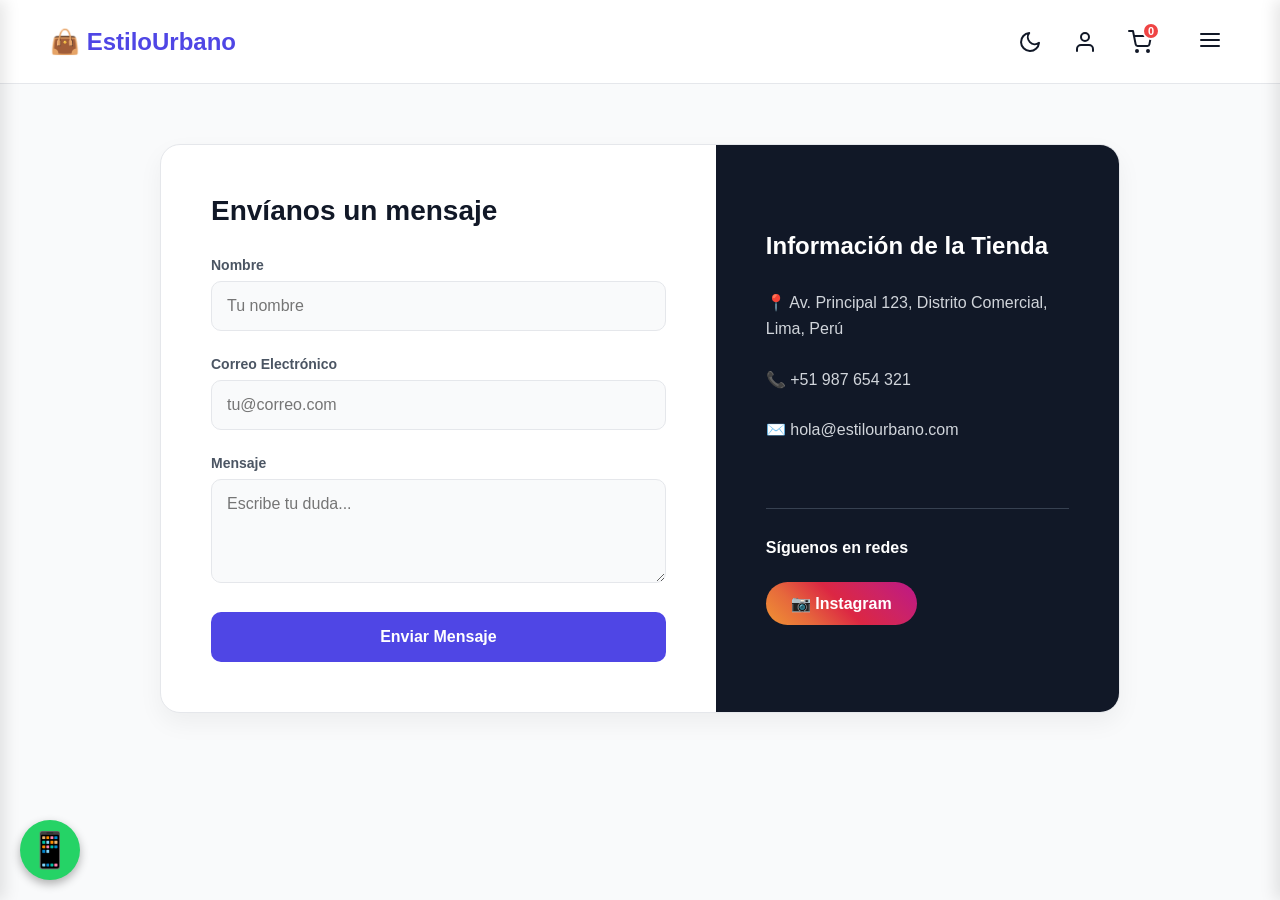
<file: html/contacto.html>
<!DOCTYPE html>
<html lang="es">
<head>
    <meta charset="UTF-8">
    <title>EstiloUrbano | Contacto</title>
    <!-- Rutas corregidas -->
    <link rel="stylesheet" href="../css/global.css">
    <link rel="stylesheet" href="../css/contacto.css">
</head>
<body>

    <nav class="navbar">
        <a href="index.html" class="logo">👜 EstiloUrbano</a>
        
        <div class="buscador" style="visibility: hidden;">
            <input type="text" placeholder="Buscar...">
        </div>

        <div class="nav-iconos">
            <!-- Icono Modo Oscuro (Luna) -->
            <button class="btn-icono" onclick="toggleModoOscuro()" title="Cambiar Tema">
                <svg xmlns="http://www.w3.org/2000/svg" viewBox="0 0 24 24" fill="none" stroke="currentColor" stroke-width="2" stroke-linecap="round" stroke-linejoin="round"><path d="M21 12.79A9 9 0 1 1 11.21 3 7 7 0 0 0 21 12.79z"></path></svg>
            </button>
            
            <!-- Icono Mi Cuenta (Usuario) -->
            <button class="btn-icono" onclick="window.location.href='login.html'" title="Mi Cuenta">
                <svg xmlns="http://www.w3.org/2000/svg" viewBox="0 0 24 24" fill="none" stroke="currentColor" stroke-width="2" stroke-linecap="round" stroke-linejoin="round"><path d="M20 21v-2a4 4 0 0 0-4-4H8a4 4 0 0 0-4 4v2"></path><circle cx="12" cy="7" r="4"></circle></svg>
            </button>
            
            <!-- Icono Carrito -->
            <button class="btn-icono" onclick="abrirCarrito()" title="Ver Carrito">
                <svg xmlns="http://www.w3.org/2000/svg" viewBox="0 0 24 24" fill="none" stroke="currentColor" stroke-width="2" stroke-linecap="round" stroke-linejoin="round"><circle cx="9" cy="21" r="1"></circle><circle cx="20" cy="21" r="1"></circle><path d="M1 1h4l2.68 13.39a2 2 0 0 0 2 1.61h9.72a2 2 0 0 0 2-1.61L23 6H6"></path></svg>
                <span id="contador-carrito">0</span>
            </button>
            
            <!-- Icono Menú (3 Líneas) -->
            <button class="btn-icono icono-menu" onclick="abrirMenu()" title="Abrir Menú">
                <svg xmlns="http://www.w3.org/2000/svg" viewBox="0 0 24 24" fill="none" stroke="currentColor" stroke-width="2" stroke-linecap="round" stroke-linejoin="round"><line x1="3" y1="12" x2="21" y2="12"></line><line x1="3" y1="6" x2="21" y2="6"></line><line x1="3" y1="18" x2="21" y2="18"></line></svg>
            </button>
        </div>
    </nav>

    <main class="contenedor-contacto">
        <div class="tarjeta-contacto">
            <div class="formulario-seccion">
                <h3>Envíanos un mensaje</h3>
                <form onsubmit="event.preventDefault(); mostrarToast('Mensaje enviado con éxito 🚀'); this.reset();">
                    <div class="grupo-input">
                        <label>Nombre</label>
                        <input type="text" required placeholder="Tu nombre">
                    </div>
                    <div class="grupo-input">
                        <label>Correo Electrónico</label>
                        <input type="email" required placeholder="tu@correo.com">
                    </div>
                    <div class="grupo-input">
                        <label>Mensaje</label>
                        <textarea rows="4" required placeholder="Escribe tu duda..."></textarea>
                    </div>
                    <button type="submit" class="btn-enviar">Enviar Mensaje</button>
                </form>
            </div>

            <div class="info-seccion">
                <h3>Información de la Tienda</h3>
                <p>📍 Av. Principal 123, Distrito Comercial, Lima, Perú</p>
                <p>📞 +51 987 654 321</p>
                <p>✉️ hola@estilourbano.com</p>
                
                <div class="redes-sociales">
                    <h4>Síguenos en redes</h4>
                    <a href="#" class="btn-instagram">📷 Instagram</a>
                </div>
            </div>
        </div>
    </main>

    <!-- Paneles Ocultos -->
    <div class="overlay" id="overlay" onclick="cerrarPaneles()"></div>
    <div class="panel-lateral" id="panel-carrito">
        <div class="panel-cabecera"><h3>Tu Carrito</h3><button class="btn-cerrar" onclick="cerrarPaneles()">✖</button></div>
        <div class="panel-contenido" id="lista-carrito"></div>
        <div class="panel-footer"><h3>Total: S/ <span id="total-carrito">0.00</span></h3><button class="btn-principal" style="width: 100%; margin-top: 15px;" onclick="alert('¡Compra simulada!')">Pagar Ahora</button></div>
    </div>
    <div class="panel-lateral izquierdo" id="panel-menu">
        <div class="panel-cabecera"><h3>Menú</h3><button class="btn-cerrar" onclick="cerrarPaneles()">✖</button></div>
        <div class="panel-contenido enlaces-movil"><a href="index.html">Inicio</a><a href="tienda.html">Tienda</a><a href="contacto.html">Contacto</a></div>
    </div>

    <a href="https://wa.me/51987654321" target="_blank" class="btn-whatsapp">📱</a>

    <!-- Rutas corregidas -->
    <script src="../js/datos.js"></script>
    <script src="../js/main.js"></script>
</body>
</html>
</file>
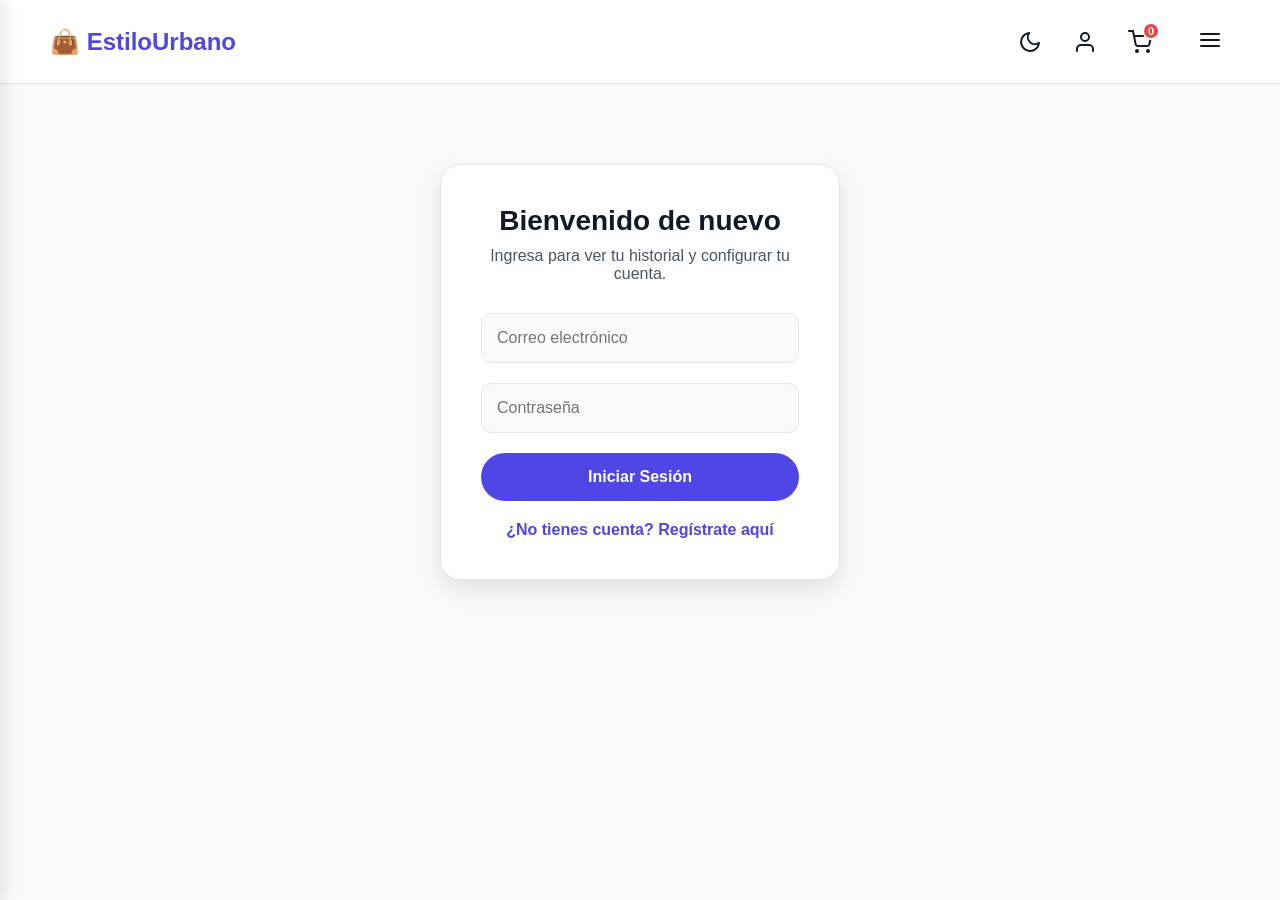
<file: html/login.html>
<!DOCTYPE html>
<html lang="es">
<head>
    <meta charset="UTF-8">
    <title>EstiloUrbano | Iniciar Sesión</title>
    <link rel="stylesheet" href="../css/global.css">
    <link rel="stylesheet" href="../css/login.css">
</head>
<body>
    <nav class="navbar">
        <a href="index.html" class="logo">👜 EstiloUrbano</a>
        
        <div class="buscador" style="visibility: hidden;">
            <input type="text" placeholder="Buscar...">
        </div>

        <div class="nav-iconos">
            <!-- Icono Modo Oscuro (Luna) -->
            <button class="btn-icono" onclick="toggleModoOscuro()" title="Cambiar Tema">
                <svg xmlns="http://www.w3.org/2000/svg" viewBox="0 0 24 24" fill="none" stroke="currentColor" stroke-width="2" stroke-linecap="round" stroke-linejoin="round"><path d="M21 12.79A9 9 0 1 1 11.21 3 7 7 0 0 0 21 12.79z"></path></svg>
            </button>
            
            <!-- Icono Mi Cuenta (Usuario) -->
            <button class="btn-icono" onclick="window.location.href='login.html'" title="Mi Cuenta">
                <svg xmlns="http://www.w3.org/2000/svg" viewBox="0 0 24 24" fill="none" stroke="currentColor" stroke-width="2" stroke-linecap="round" stroke-linejoin="round"><path d="M20 21v-2a4 4 0 0 0-4-4H8a4 4 0 0 0-4 4v2"></path><circle cx="12" cy="7" r="4"></circle></svg>
            </button>
            
            <!-- Icono Carrito -->
            <button class="btn-icono" onclick="abrirCarrito()" title="Ver Carrito">
                <svg xmlns="http://www.w3.org/2000/svg" viewBox="0 0 24 24" fill="none" stroke="currentColor" stroke-width="2" stroke-linecap="round" stroke-linejoin="round"><circle cx="9" cy="21" r="1"></circle><circle cx="20" cy="21" r="1"></circle><path d="M1 1h4l2.68 13.39a2 2 0 0 0 2 1.61h9.72a2 2 0 0 0 2-1.61L23 6H6"></path></svg>
                <span id="contador-carrito">0</span>
            </button>
            
            <!-- Icono Menú (3 Líneas) -->
            <button class="btn-icono icono-menu" onclick="abrirMenu()" title="Abrir Menú">
                <svg xmlns="http://www.w3.org/2000/svg" viewBox="0 0 24 24" fill="none" stroke="currentColor" stroke-width="2" stroke-linecap="round" stroke-linejoin="round"><line x1="3" y1="12" x2="21" y2="12"></line><line x1="3" y1="6" x2="21" y2="6"></line><line x1="3" y1="18" x2="21" y2="18"></line></svg>
            </button>
        </div>
    </nav>

    <!-- Paneles Ocultos del menú lateral -->
    <div class="overlay" id="overlay" onclick="cerrarPaneles()"></div>
    <div class="panel-lateral izquierdo" id="panel-menu">
        <div class="panel-cabecera"><h3>Menú</h3><button class="btn-cerrar" onclick="cerrarPaneles()">✖</button></div>
        <div class="panel-contenido enlaces-movil">
            <a href="index.html">Inicio</a>
            <a href="tienda.html">Tienda</a>
            <a href="contacto.html">Contacto</a>
        </div>
    </div>

    <div class="login-container">
        <h2>Bienvenido de nuevo</h2>
        <p>Ingresa para ver tu historial y configurar tu cuenta.</p>
        
        <form id="form-login">
            <input type="email" class="input-form" placeholder="Correo electrónico" required>
            <input type="password" class="input-form" placeholder="Contraseña" required>
            <button type="submit" class="btn-principal btn-full">Iniciar Sesión</button>
        </form>
        
        <a href="#" id="link-registro" class="link-registro">¿No tienes cuenta? Regístrate aquí</a>
    </div>

    <script src="../js/main.js"></script>
    <script src="../js/login.js"></script>
</body>
</html>
</file>
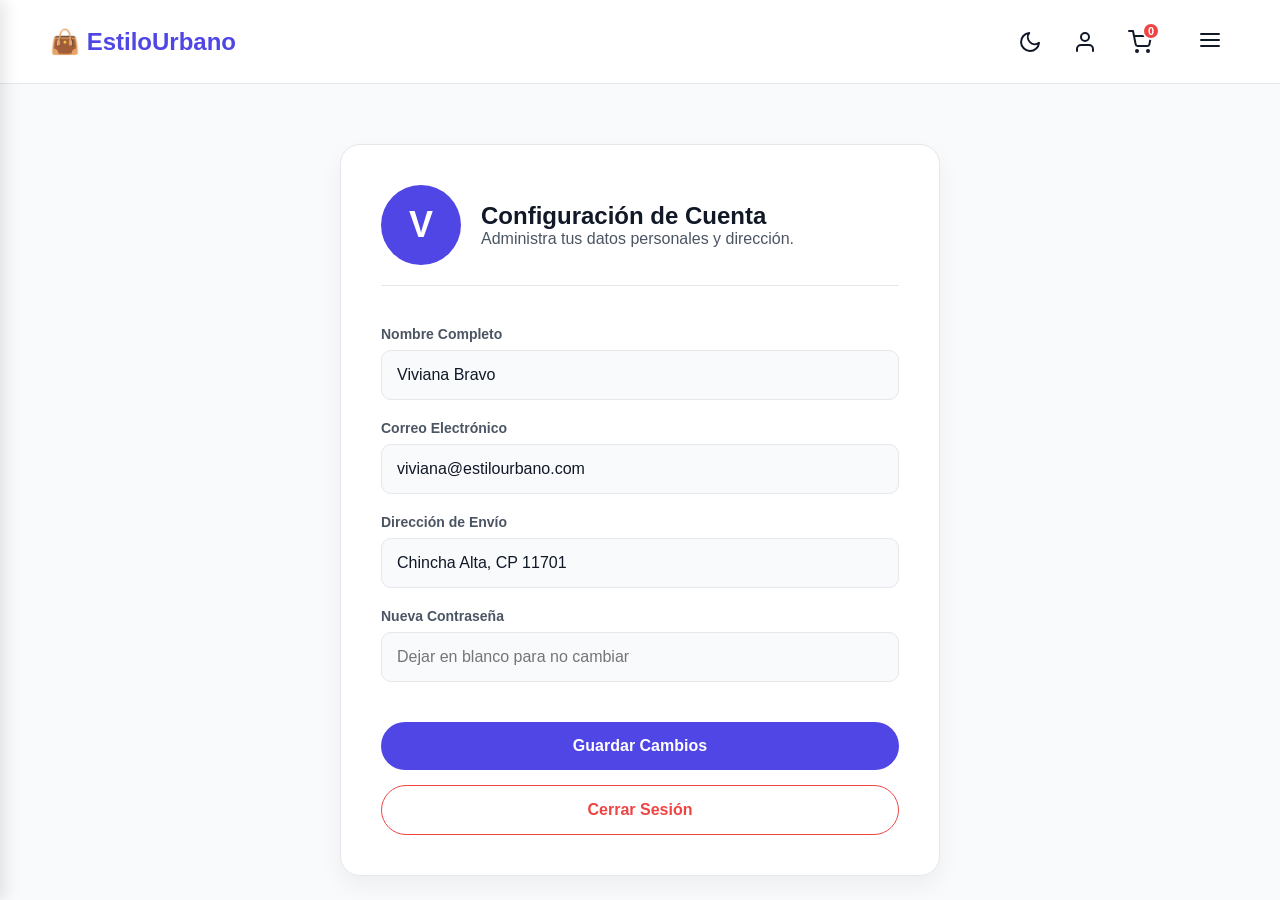
<file: html/perfil.html>
<!DOCTYPE html>
<html lang="es">
<head>
    <meta charset="UTF-8">
    <title>EstiloUrbano | Mi Perfil</title>
    <link rel="stylesheet" href="../css/global.css">
    <link rel="stylesheet" href="../css/perfil.css">
</head>
<body>
    <nav class="navbar">
        <a href="index.html" class="logo">👜 EstiloUrbano</a>
        
        <div class="buscador" style="visibility: hidden;">
            <input type="text" placeholder="Buscar...">
        </div>

        <div class="nav-iconos">
            <!-- Icono Modo Oscuro (Luna) -->
            <button class="btn-icono" onclick="toggleModoOscuro()" title="Cambiar Tema">
                <svg xmlns="http://www.w3.org/2000/svg" viewBox="0 0 24 24" fill="none" stroke="currentColor" stroke-width="2" stroke-linecap="round" stroke-linejoin="round"><path d="M21 12.79A9 9 0 1 1 11.21 3 7 7 0 0 0 21 12.79z"></path></svg>
            </button>
            
            <!-- Icono Mi Cuenta (Usuario) -->
            <button class="btn-icono" onclick="window.location.href='login.html'" title="Mi Cuenta">
                <svg xmlns="http://www.w3.org/2000/svg" viewBox="0 0 24 24" fill="none" stroke="currentColor" stroke-width="2" stroke-linecap="round" stroke-linejoin="round"><path d="M20 21v-2a4 4 0 0 0-4-4H8a4 4 0 0 0-4 4v2"></path><circle cx="12" cy="7" r="4"></circle></svg>
            </button>
            
            <!-- Icono Carrito -->
            <button class="btn-icono" onclick="abrirCarrito()" title="Ver Carrito">
                <svg xmlns="http://www.w3.org/2000/svg" viewBox="0 0 24 24" fill="none" stroke="currentColor" stroke-width="2" stroke-linecap="round" stroke-linejoin="round"><circle cx="9" cy="21" r="1"></circle><circle cx="20" cy="21" r="1"></circle><path d="M1 1h4l2.68 13.39a2 2 0 0 0 2 1.61h9.72a2 2 0 0 0 2-1.61L23 6H6"></path></svg>
                <span id="contador-carrito">0</span>
            </button>
            
            <!-- Icono Menú (3 Líneas) -->
            <button class="btn-icono icono-menu" onclick="abrirMenu()" title="Abrir Menú">
                <svg xmlns="http://www.w3.org/2000/svg" viewBox="0 0 24 24" fill="none" stroke="currentColor" stroke-width="2" stroke-linecap="round" stroke-linejoin="round"><line x1="3" y1="12" x2="21" y2="12"></line><line x1="3" y1="6" x2="21" y2="6"></line><line x1="3" y1="18" x2="21" y2="18"></line></svg>
            </button>
        </div>
    </nav>

    <!-- Panel Lateral del Menú -->
    <div class="overlay" id="overlay" onclick="cerrarPaneles()"></div>
    <div class="panel-lateral izquierdo" id="panel-menu">
        <div class="panel-cabecera"><h3>Menú</h3><button class="btn-cerrar" onclick="cerrarPaneles()">✖</button></div>
        <div class="panel-contenido enlaces-movil">
            <a href="index.html">Inicio</a>
            <a href="tienda.html">Tienda</a>
            <a href="contacto.html">Contacto</a>
        </div>
    </div>

    <div class="perfil-container">
        <div class="perfil-header">
            <div class="avatar">V</div>
            <div>
                <h2>Configuración de Cuenta</h2>
                <p style="color: var(--texto-secundario);">Administra tus datos personales y dirección.</p>
            </div>
        </div>

        <form id="form-perfil">
            <div class="form-group">
                <label>Nombre Completo</label>
                <input type="text" class="input-form" value="Viviana Bravo" required>
            </div>
            <div class="form-group">
                <label>Correo Electrónico</label>
                <input type="email" class="input-form" value="viviana@estilourbano.com" required>
            </div>
            <div class="form-group">
                <label>Dirección de Envío</label>
                <input type="text" class="input-form" value="Chincha Alta, CP 11701" required>
            </div>
            <div class="form-group">
                <label>Nueva Contraseña</label>
                <input type="password" class="input-form" placeholder="Dejar en blanco para no cambiar">
            </div>
            
            <button type="submit" class="btn-principal btn-guardar">Guardar Cambios</button>
            <button type="button" id="btn-logout" class="btn-principal btn-logout">Cerrar Sesión</button>
        </form>
    </div>

    <!-- El main.js primero (para cargar mostrarToast), luego perfil.js -->
    <script src="../js/main.js"></script>
    <script src="../js/perfil.js"></script>
</body>
</html>
</file>
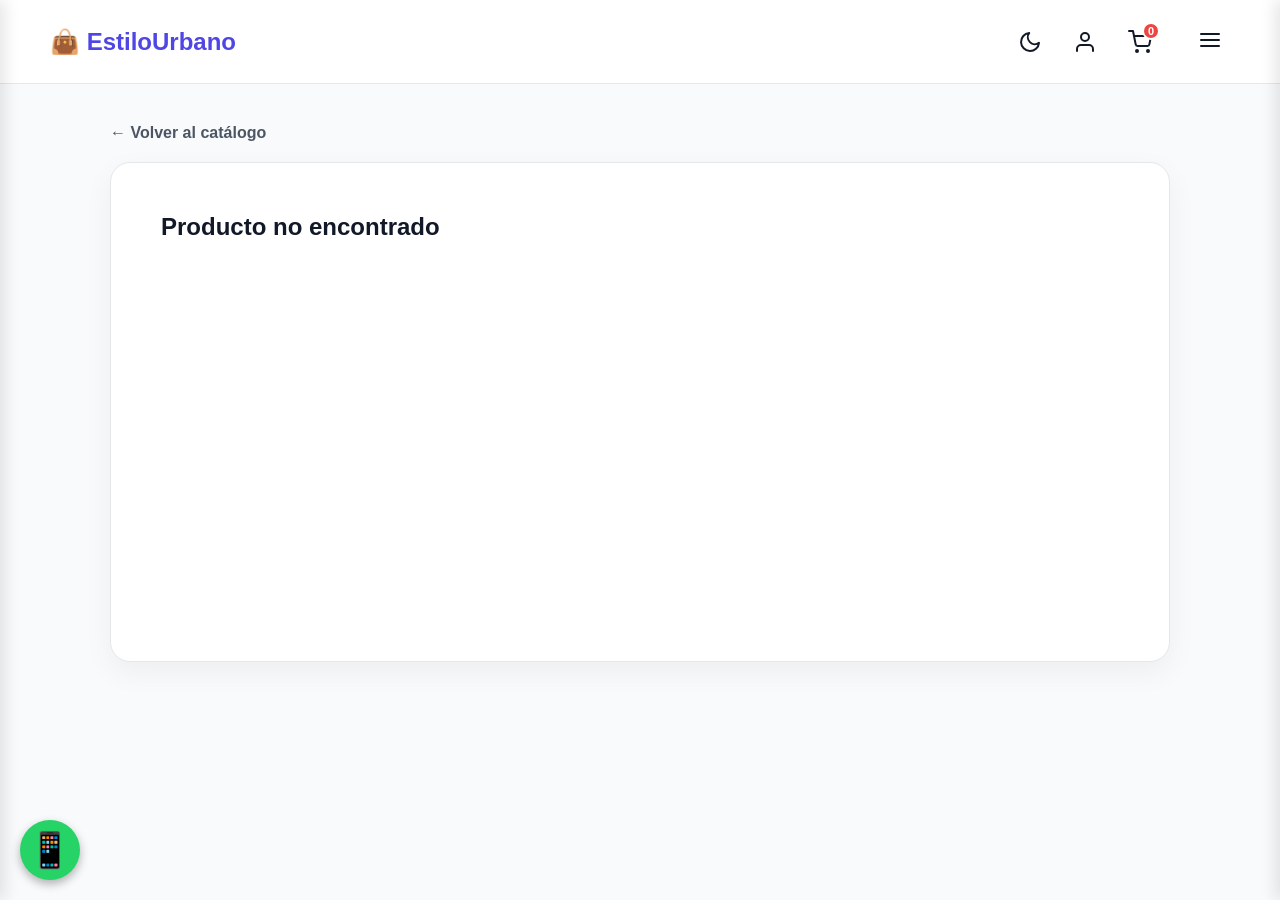
<file: html/producto.html>
<!DOCTYPE html>
<html lang="es">
<head>
    <meta charset="UTF-8">
    <title>EstiloUrbano | Detalles</title>
    <!-- Rutas corregidas -->
    <link rel="stylesheet" href="../css/global.css">
    <link rel="stylesheet" href="../css/producto.css">
</head>
<body>

    <nav class="navbar">
        <a href="index.html" class="logo">👜 EstiloUrbano</a>
        
        <div class="buscador" style="visibility: hidden;">
            <input type="text" placeholder="Buscar...">
        </div>

        <div class="nav-iconos">
            <!-- Icono Modo Oscuro (Luna) -->
            <button class="btn-icono" onclick="toggleModoOscuro()" title="Cambiar Tema">
                <svg xmlns="http://www.w3.org/2000/svg" viewBox="0 0 24 24" fill="none" stroke="currentColor" stroke-width="2" stroke-linecap="round" stroke-linejoin="round"><path d="M21 12.79A9 9 0 1 1 11.21 3 7 7 0 0 0 21 12.79z"></path></svg>
            </button>
            
            <!-- Icono Mi Cuenta (Usuario) -->
            <button class="btn-icono" onclick="window.location.href='login.html'" title="Mi Cuenta">
                <svg xmlns="http://www.w3.org/2000/svg" viewBox="0 0 24 24" fill="none" stroke="currentColor" stroke-width="2" stroke-linecap="round" stroke-linejoin="round"><path d="M20 21v-2a4 4 0 0 0-4-4H8a4 4 0 0 0-4 4v2"></path><circle cx="12" cy="7" r="4"></circle></svg>
            </button>
            
            <!-- Icono Carrito -->
            <button class="btn-icono" onclick="abrirCarrito()" title="Ver Carrito">
                <svg xmlns="http://www.w3.org/2000/svg" viewBox="0 0 24 24" fill="none" stroke="currentColor" stroke-width="2" stroke-linecap="round" stroke-linejoin="round"><circle cx="9" cy="21" r="1"></circle><circle cx="20" cy="21" r="1"></circle><path d="M1 1h4l2.68 13.39a2 2 0 0 0 2 1.61h9.72a2 2 0 0 0 2-1.61L23 6H6"></path></svg>
                <span id="contador-carrito">0</span>
            </button>
            
            <!-- Icono Menú (3 Líneas) -->
            <button class="btn-icono icono-menu" onclick="abrirMenu()" title="Abrir Menú">
                <svg xmlns="http://www.w3.org/2000/svg" viewBox="0 0 24 24" fill="none" stroke="currentColor" stroke-width="2" stroke-linecap="round" stroke-linejoin="round"><line x1="3" y1="12" x2="21" y2="12"></line><line x1="3" y1="6" x2="21" y2="6"></line><line x1="3" y1="18" x2="21" y2="18"></line></svg>
            </button>
        </div>
    </nav>
    <main class="contenedor-producto">
        <!-- Botón para regresar -->
        <a href="tienda.html" class="btn-volver">← Volver al catálogo</a>

        <div class="vista-producto" id="detalle-contenedor">
            <h2 style='padding:50px;'>Cargando producto...</h2>
        </div>
    </main>

    <!-- Paneles Ocultos -->
    <div class="overlay" id="overlay" onclick="cerrarPaneles()"></div>
    <div class="panel-lateral" id="panel-carrito">
        <div class="panel-cabecera"><h3>Tu Carrito</h3><button class="btn-cerrar" onclick="cerrarPaneles()">✖</button></div>
        <div class="panel-contenido" id="lista-carrito"></div>
        <div class="panel-footer"><h3>Total: S/ <span id="total-carrito">0.00</span></h3><button class="btn-principal" style="width: 100%; margin-top: 15px;" onclick="alert('¡Compra simulada!')">Pagar Ahora</button></div>
    </div>
    <div class="panel-lateral izquierdo" id="panel-menu">
        <div class="panel-cabecera"><h3>Menú</h3><button class="btn-cerrar" onclick="cerrarPaneles()">✖</button></div>
        <div class="panel-contenido enlaces-movil"><a href="index.html">Inicio</a><a href="tienda.html">Tienda</a><a href="contacto.html">Contacto</a></div>
    </div>

    <a href="https://wa.me/51987654321" target="_blank" class="btn-whatsapp">📱</a>

    <!-- Rutas corregidas -->
    <script src="../js/datos.js"></script>
    <script src="../js/main.js"></script>
    <script>
        let productoActual;
        let tallaSeleccionada;
        let colorSeleccionado;

        window.onload = () => {
            const contador = document.getElementById('contador-carrito');
            if(contador) contador.innerText = carrito.length;

            const parametros = new URLSearchParams(window.location.search);
            const id = parseInt(parametros.get('id'));

            productoActual = productos.find(p => p.id === id);

            if(!productoActual) {
                document.getElementById('detalle-contenedor').innerHTML = "<h2 style='padding:50px;'>Producto no encontrado</h2>";
                return;
            }

            tallaSeleccionada = productoActual.tallas[0];
            colorSeleccionado = productoActual.colores[0];

            renderizarVista();
        };

        function renderizarVista() {
            const contenedor = document.getElementById('detalle-contenedor');
            
            const botonesTalla = productoActual.tallas.map(t => 
                `<button class="btn-opcion ${tallaSeleccionada === t ? 'activa' : ''}" onclick="seleccionarTalla('${t}')">${t}</button>`
            ).join('');

            const botonesColor = productoActual.colores.map(c => 
                `<button class="btn-opcion ${colorSeleccionado === c ? 'activa' : ''}" onclick="seleccionarColor('${c}')">${c}</button>`
            ).join('');

            contenedor.innerHTML = `
                <div class="foto-producto">
                    <img src="${productoActual.imagen}" alt="${productoActual.nombre}">
                </div>
                <div class="detalles-producto">
                    <span class="categoria-etiqueta">${productoActual.categoria}</span>
                    <h1>${productoActual.nombre}</h1>
                    <div class="estrellas">⭐ ${productoActual.estrellas} <span style="font-weight:normal; color:var(--texto-secundario)">(${productoActual.reviews} opiniones)</span></div>
                    <p class="precio-grande">S/ ${productoActual.precio.toFixed(2)}</p>
                    <p class="descripcion">${productoActual.descripcion}</p>

                    <div class="selector">
                        <h4>Color: <span style="font-weight:normal; color:var(--texto-secundario)">${colorSeleccionado}</span></h4>
                        <div class="opciones">${botonesColor}</div>
                    </div>

                    <div class="selector">
                        <h4>Talla: <span style="font-weight:normal; color:var(--texto-secundario)">${tallaSeleccionada}</span></h4>
                        <div class="opciones">${botonesTalla}</div>
                    </div>

                    <div class="acciones">
                        <button class="btn-favorito" onclick="mostrarToast('Agregado a favoritos ❤️')">❤️</button>
                        <button class="btn-comprar" onclick="agregarAlCarritoActual()">Agregar al Carrito 🛒</button>
                    </div>
                </div>
            `;
        }

        function seleccionarTalla(talla) { tallaSeleccionada = talla; renderizarVista(); }
        function seleccionarColor(color) { colorSeleccionado = color; renderizarVista(); }
        function agregarAlCarritoActual() { agregarAlCarrito(productoActual.id, tallaSeleccionada, colorSeleccionado); }
    </script>
</body>
</html>
</file>
<file: css/global.css>
* { margin: 0; padding: 0; box-sizing: border-box; font-family: 'Segoe UI', sans-serif; }

:root {
    --fondo: #f9fafb;
    --fondo-nav: #ffffff;
    --texto-principal: #111827;
    --texto-secundario: #4b5563;
    --primario: #4f46e5;
    --borde: #e5e7eb;
}

body.dark-mode {
    --fondo: #111827;
    --fondo-nav: #1f2937;
    --texto-principal: #f9fafb;
    --texto-secundario: #9ca3af;
    --borde: #374151;
}

body {
    background-color: var(--fondo);
    color: var(--texto-principal);
    transition: background-color 0.3s, color 0.3s;
    min-height: 100vh; /* Obliga al fondo a cubrir toda la pantalla siempre */
}

/* --- BARRA DE NAVEGACIÓN --- */
.navbar {
    display: flex; justify-content: space-between; align-items: center;
    padding: 20px 50px; background-color: var(--fondo-nav);
    border-bottom: 1px solid var(--borde); position: sticky; top: 0; z-index: 100;
    transition: background-color 0.3s, border-color 0.3s;
}
.logo { font-size: 24px; font-weight: bold; color: var(--primario); text-decoration: none; }

/* --- ICONOS DE LA DERECHA (BARRAS Y CARRITO) --- */
.nav-iconos { 
    display: flex; 
    align-items: center; 
    gap: 15px; 
}

.btn-icono { 
    background: none; 
    border: none; 
    cursor: pointer; 
    color: var(--texto-principal); 
    position: relative;
    display: flex; 
    align-items: center;
    justify-content: center;
    padding: 8px;
    border-radius: 50%;
    transition: color 0.3s, background-color 0.3s;
}

.btn-icono svg {
    width: 24px;
    height: 24px;
}

.btn-icono:hover {
    color: var(--primario);
    background-color: var(--borde); /* Un fondo sutil al pasar el mouse */
}

/* El circulito rojo de notificación del carrito */
#contador-carrito { 
    position: absolute; 
    top: 0px; 
    right: 0px; 
    background: #ef4444; 
    color: white; 
    border-radius: 50%; 
    min-width: 18px; 
    height: 18px; 
    display: flex;
    align-items: center;
    justify-content: center;
    font-size: 11px; 
    font-weight: bold; 
    border: 2px solid var(--fondo-nav); /* Borde para que resalte sobre el carrito */
}

.icono-menu { 
    display: inline-flex; 
    margin-left: 10px;
}

/* Botón del menú (3 barras) siempre visible ahora */
.icono-menu { 
    display: inline-block; 
    margin-left: 15px;
}

/* --- BOTÓN PRINCIPAL --- */
.btn-principal {
    display: inline-block; background-color: var(--primario); color: white; padding: 15px 40px; border-radius: 50px; text-decoration: none; font-size: 16px; font-weight: bold; border: none; cursor: pointer; text-align: center; transition: transform 0.3s, background-color 0.3s, box-shadow 0.3s;
}
.btn-principal:hover { transform: scale(1.03); background-color: #4338ca; box-shadow: 0 5px 15px rgba(79, 70, 229, 0.4); }

/* --- WHATSAPP FLOTANTE --- */
.btn-whatsapp { position: fixed; bottom: 20px; left: 20px; background-color: #25D366; color: white; width: 60px; height: 60px; border-radius: 50%; display: flex; justify-content: center; align-items: center; font-size: 35px; text-decoration: none; box-shadow: 0 4px 10px rgba(0,0,0,0.3); z-index: 100; transition: transform 0.3s; }
.btn-whatsapp:hover { transform: scale(1.1); }

/* --- PANELES LATERALES --- */
.overlay { position: fixed; top: 0; left: 0; width: 100%; height: 100%; background: rgba(0,0,0,0.5); z-index: 200; display: none; opacity: 0; transition: opacity 0.3s; }
.overlay.activo { display: block; opacity: 1; }
.panel-lateral { position: fixed; top: 0; right: -400px; width: 100%; max-width: 400px; height: 100vh; background-color: var(--fondo-nav); box-shadow: -5px 0 15px rgba(0,0,0,0.1); z-index: 201; transition: right 0.3s ease; display: flex; flex-direction: column; }
.panel-lateral.abierto { right: 0; }
.panel-lateral.izquierdo { right: auto; left: -400px; box-shadow: 5px 0 15px rgba(0,0,0,0.1); transition: left 0.3s ease; }
.panel-lateral.izquierdo.abierto { left: 0; }
.panel-cabecera { display: flex; justify-content: space-between; align-items: center; padding: 20px; border-bottom: 1px solid var(--borde); }
.btn-cerrar { background: none; border: none; font-size: 24px; cursor: pointer; color: var(--texto-secundario); transition: color 0.3s;}
.btn-cerrar:hover { color: #ef4444; }
.panel-contenido { padding: 20px; flex: 1; overflow-y: auto; }
.panel-footer { padding: 20px; border-top: 1px solid var(--borde); background-color: var(--fondo); }

/* Diseño dentro del carrito */
.item-carrito { display: flex; margin-bottom: 15px; border-bottom: 1px solid var(--borde); padding-bottom: 15px; }
.item-carrito img { width: 70px; height: 70px; object-fit: cover; border-radius: 8px; margin-right: 15px; border: 1px solid var(--borde);}
.item-carrito-info { flex: 1; color: var(--texto-principal); }
.item-carrito-info h4 { font-size: 14px; margin-bottom: 5px; line-height: 1.2;}
.item-carrito-info p { font-size: 12px; color: var(--texto-secundario); margin-bottom: 5px;}
.btn-eliminar { background: none; border: none; color: #ef4444; cursor: pointer; font-size: 12px; font-weight: bold; padding: 5px 0;}
.btn-eliminar:hover { text-decoration: underline; }

/* Diseño del menú móvil */
.enlaces-movil { display: flex; flex-direction: column; gap: 15px; }
.enlaces-movil a { text-decoration: none; color: var(--texto-principal); font-size: 18px; font-weight: bold; border-bottom: 1px solid var(--borde); padding-bottom: 10px; }

/* --- NOTIFICACIÓN TOAST --- */
.toast-notificacion { position: fixed; bottom: 20px; right: -300px; background-color: #1f2937; color: white; padding: 15px 25px; border-radius: 10px; font-weight: bold; box-shadow: 0 5px 15px rgba(0,0,0,0.3); transition: right 0.3s ease; z-index: 1000; }
.toast-notificacion.mostrar { right: 20px; }

@media (max-width: 768px) { .navbar { padding: 15px 20px; } .btn-principal { padding: 12px 25px; font-size: 14px; } }
</file>
<file: css/contacto.css>
/* contacto.css - DISEÑO EXCLUSIVO PARA LA PÁGINA DE CONTACTO */

.contenedor-contacto { 
    max-width: 1000px; 
    margin: 60px auto; 
    padding: 0 20px; 
}

.tarjeta-contacto { 
    display: flex; 
    background-color: var(--fondo-nav); 
    border-radius: 20px; 
    overflow: hidden; 
    box-shadow: 0 10px 25px rgba(0,0,0,0.05); 
    border: 1px solid var(--borde);
}

/* --- LADO IZQUIERDO: FORMULARIO --- */
.formulario-seccion { 
    flex: 1.5; /* Ocupa un poco más de espacio que el panel derecho */
    padding: 50px; 
}
.formulario-seccion h3 { 
    font-size: 28px; 
    margin-bottom: 30px; 
    color: var(--texto-principal); 
}
.grupo-input { margin-bottom: 25px; }
.grupo-input label { 
    display: block; 
    margin-bottom: 8px; 
    font-weight: 600; 
    color: var(--texto-secundario); 
    font-size: 14px; 
}
.grupo-input input, .grupo-input textarea { 
    width: 100%; 
    padding: 15px; 
    border: 1px solid var(--borde); 
    border-radius: 10px; 
    background-color: var(--fondo); 
    color: var(--texto-principal); 
    font-size: 16px; 
    outline: none; 
    transition: border-color 0.3s;
}
.grupo-input input:focus, .grupo-input textarea:focus { 
    border-color: var(--primario); 
}

.btn-enviar { 
    width: 100%; 
    background-color: var(--primario); 
    color: white; 
    border: none; 
    padding: 16px; 
    border-radius: 10px; 
    font-size: 16px; 
    font-weight: bold; 
    cursor: pointer; 
    transition: background-color 0.3s, transform 0.3s; 
}
.btn-enviar:hover { 
    background-color: #4338ca;
    transform: translateY(-2px);
}

/* --- LADO DERECHO: PANEL DE INFORMACIÓN --- */
/* Arreglado para que siempre se vea bien, incluso en modo oscuro */
.info-seccion { 
    flex: 1; 
    background-color: #111827; /* Se mantiene oscuro y elegante siempre */
    color: white; 
    padding: 50px; 
    display: flex; 
    flex-direction: column; 
    justify-content: center; 
}
.info-seccion h3 { 
    font-size: 24px; 
    margin-bottom: 30px; 
    color: white; /* Fuerza el blanco */
}
.info-seccion p { 
    margin-bottom: 25px; 
    font-size: 16px; 
    line-height: 1.6; 
    color: #d1d5db; /* Un gris muy claro que resalta bien en el fondo negro */
    display: flex;
    align-items: center;
}

.redes-sociales { 
    margin-top: 40px; 
    padding-top: 30px; 
    border-top: 1px solid #374151; 
}
.redes-sociales h4 { 
    margin-bottom: 25px; 
    color: white; 
}

/* --- BOTÓN DE INSTAGRAM ARREGLADO --- */
.btn-instagram { 
    display: inline-flex; 
    align-items: center;
    gap: 10px;
    padding: 12px 25px; 
    border-radius: 50px; 
    text-decoration: none; 
    font-weight: bold; 
    font-size: 16px;
    color: white !important; /* Texto siempre blanco */
    background: linear-gradient(45deg, #f09433, #e6683c, #dc2743, #cc2366, #bc1888); 
    transition: transform 0.3s, box-shadow 0.3s; 
}
.btn-instagram:hover { 
    transform: translateY(-4px); 
    box-shadow: 0 10px 20px rgba(220, 39, 67, 0.4); /* Sombra difuminada con los colores de Instagram */
}

/* Diseño Responsivo para el Contacto */
@media (max-width: 768px) { 
    .tarjeta-contacto { flex-direction: column; } 
    .formulario-seccion, .info-seccion { padding: 30px; }
}
</file>
<file: css/login.css>
/* css/login.css */
.login-container { 
    max-width: 400px; 
    margin: 80px auto; 
    padding: 40px; 
    background-color: var(--fondo-nav); 
    border-radius: 20px; 
    box-shadow: 0 10px 25px rgba(0,0,0,0.1); 
    border: 1px solid var(--borde); 
    text-align: center; 
}

.login-container h2 { 
    margin-bottom: 10px; 
    color: var(--texto-principal); 
    font-size: 28px; 
}

.login-container p { 
    color: var(--texto-secundario); 
    margin-bottom: 30px; 
}

.input-form { 
    width: 100%; 
    padding: 15px; 
    margin-bottom: 20px; 
    border: 1px solid var(--borde); 
    border-radius: 10px; 
    background-color: var(--fondo); 
    color: var(--texto-principal); 
    font-size: 16px; 
    outline: none; 
    transition: border-color 0.3s;
}

.input-form:focus { 
    border-color: var(--primario); 
}

.btn-full { 
    width: 100%; 
}

.link-registro { 
    display: block; 
    margin-top: 20px; 
    color: var(--primario); 
    text-decoration: none; 
    font-weight: bold; 
    transition: color 0.3s;
}

.link-registro:hover {
    color: #4338ca;
}
</file>
<file: css/perfil.css>
/* css/perfil.css */
.perfil-container { 
    max-width: 600px; 
    margin: 60px auto; 
    padding: 40px; 
    background-color: var(--fondo-nav); 
    border-radius: 20px; 
    border: 1px solid var(--borde); 
    box-shadow: 0 10px 25px rgba(0,0,0,0.05); 
}

.perfil-header { 
    display: flex; 
    align-items: center; 
    gap: 20px; 
    margin-bottom: 40px; 
    padding-bottom: 20px; 
    border-bottom: 1px solid var(--borde); 
}

.avatar { 
    width: 80px; 
    height: 80px; 
    background-color: var(--primario); 
    color: white; 
    border-radius: 50%; 
    display: flex; 
    justify-content: center; 
    align-items: center; 
    font-size: 36px; 
    font-weight: bold; 
}

.perfil-header h2 { 
    color: var(--texto-principal); 
    font-size: 24px; 
}

.form-group { 
    margin-bottom: 20px; 
}

.form-group label { 
    display: block; 
    margin-bottom: 8px; 
    color: var(--texto-secundario); 
    font-weight: bold; 
    font-size: 14px; 
}

.input-form { 
    width: 100%; 
    padding: 15px; 
    border: 1px solid var(--borde); 
    border-radius: 10px; 
    background-color: var(--fondo); 
    color: var(--texto-principal); 
    font-size: 16px; 
    outline: none; 
    transition: border-color 0.3s;
}

.input-form:focus { 
    border-color: var(--primario); 
}

.btn-guardar { 
    width: 100%; 
    margin-top: 20px; 
}

.btn-logout { 
    width: 100%; 
    margin-top: 15px; 
    background-color: transparent; 
    border: 1px solid #ef4444; 
    color: #ef4444; 
}

.btn-logout:hover { 
    background-color: #fef2f2; 
}
</file>
<file: css/producto.css>
.contenedor-producto { max-width: 1100px; margin: 40px auto; padding: 0 20px; }
.btn-volver { display: inline-block; margin-bottom: 20px; text-decoration: none; color: var(--texto-secundario); font-weight: bold; }
.btn-volver:hover { color: var(--primario); }

.vista-producto { display: flex; background-color: var(--fondo-nav); border-radius: 20px; overflow: hidden; border: 1px solid var(--borde); box-shadow: 0 10px 30px rgba(0,0,0,0.05); min-height: 500px;}
.foto-producto { flex: 1; background-color: var(--fondo); }
.foto-producto img { width: 100%; height: 100%; object-fit: cover; }

.detalles-producto { flex: 1; padding: 50px; display: flex; flex-direction: column; }
.categoria-etiqueta { color: var(--primario); font-weight: bold; text-transform: uppercase; letter-spacing: 2px; font-size: 14px; margin-bottom: 10px; }
.detalles-producto h1 { font-size: 36px; color: var(--texto-principal); margin-bottom: 10px; }
.estrellas { margin-bottom: 20px; color: #facc15; font-weight: bold;}
.estrellas span { color: var(--texto-secundario); font-size: 14px; margin-left: 10px; font-weight: normal;}
.precio-grande { font-size: 32px; font-weight: bold; color: var(--texto-principal); margin-bottom: 25px; }
.descripcion { color: var(--texto-secundario); line-height: 1.6; margin-bottom: 30px; font-size: 16px; }

.selector { margin-bottom: 25px; }
.selector h4 { margin-bottom: 10px; color: var(--texto-principal); }
.opciones { display: flex; gap: 10px; flex-wrap: wrap;}
.btn-opcion { padding: 10px 20px; border: 1px solid var(--borde); background-color: var(--fondo); border-radius: 10px; cursor: pointer; font-weight: bold; color: var(--texto-principal); transition: all 0.3s; }
.btn-opcion:hover { border-color: var(--primario); }
.btn-opcion.activa { border-color: var(--primario); background-color: var(--primario); color: white; }

.acciones { display: flex; gap: 15px; margin-top: auto; padding-top: 30px; border-top: 1px solid var(--borde); }
.btn-favorito { width: 60px; height: 60px; border: 1px solid var(--borde); background-color: var(--fondo); border-radius: 15px; font-size: 24px; cursor: pointer; transition: all 0.3s; }
.btn-favorito:hover { background-color: #fef2f2; border-color: #ef4444; }
.btn-comprar { flex: 1; background-color: var(--primario); color: white; border: none; border-radius: 15px; font-size: 18px; font-weight: bold; cursor: pointer; transition: background-color 0.3s; }
.btn-comprar:hover { opacity: 0.9; }

@media (max-width: 768px) { .vista-producto { flex-direction: column; } }
</file>
